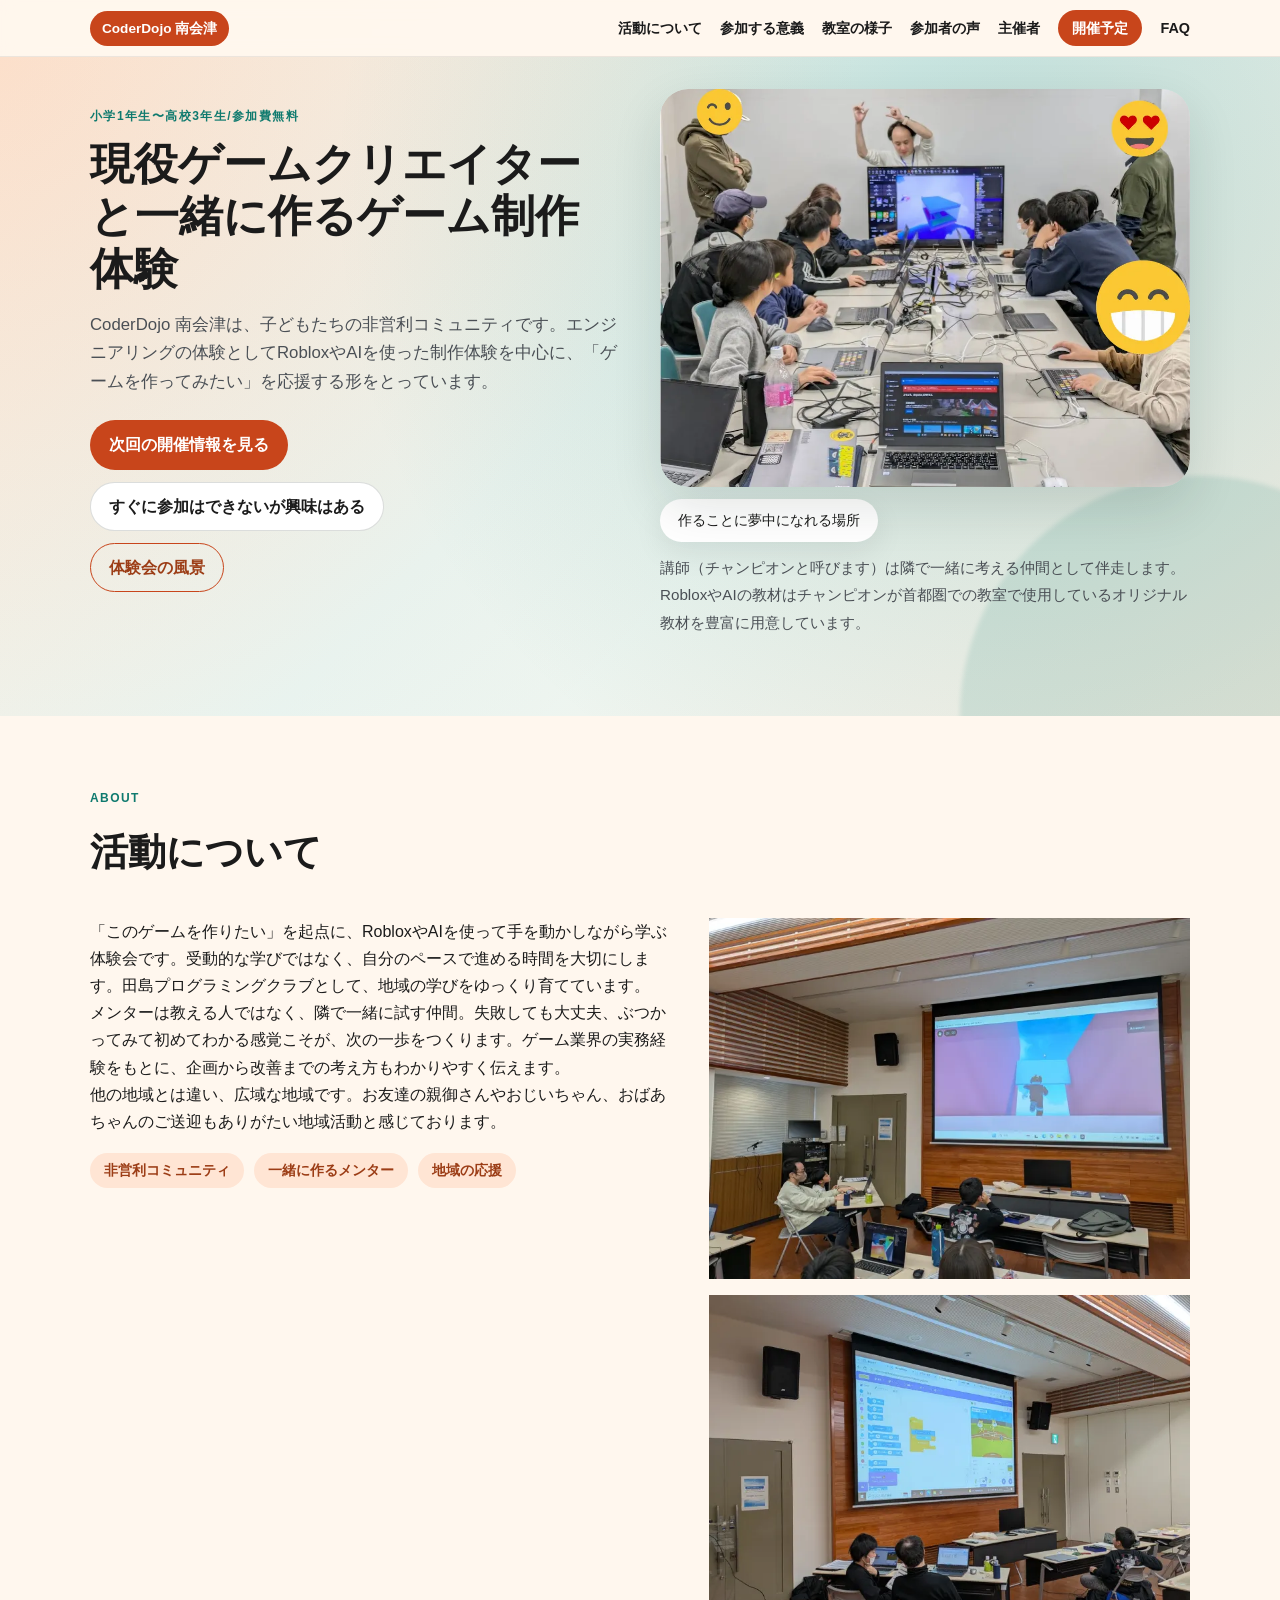
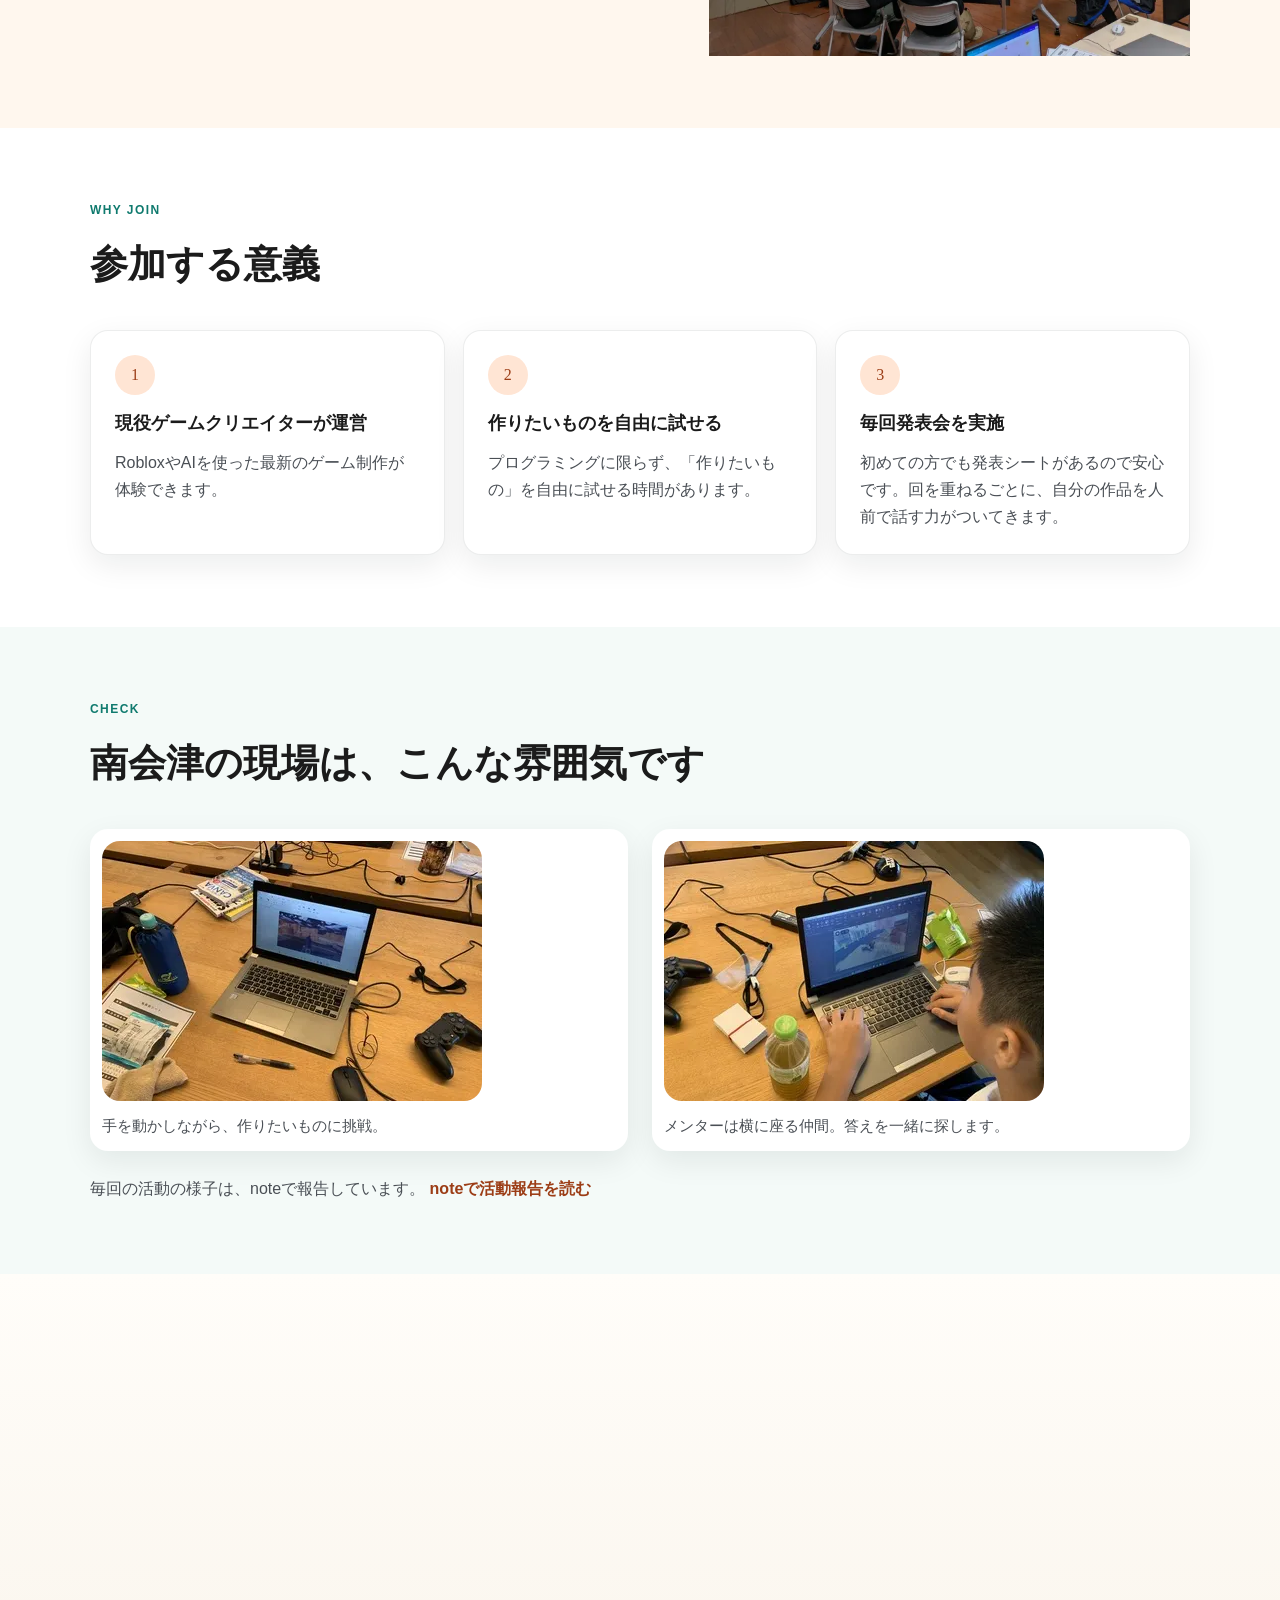
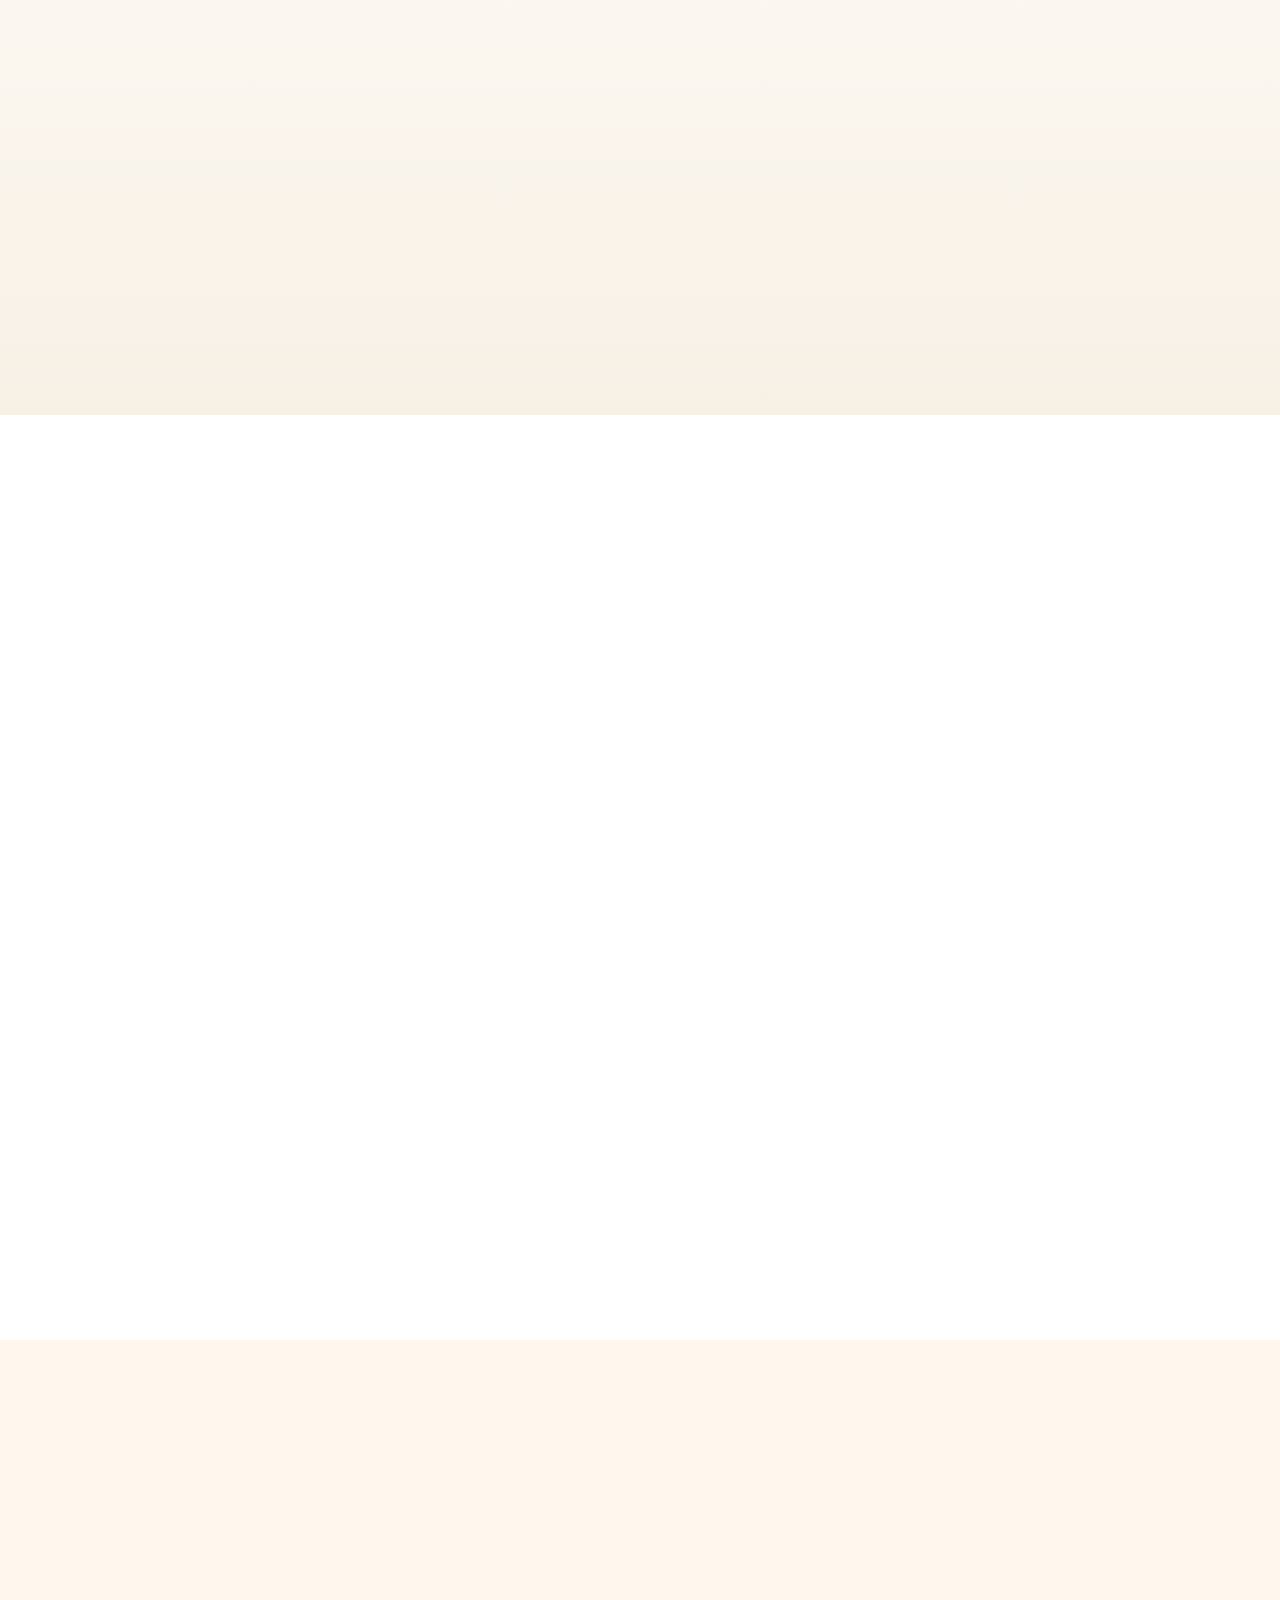
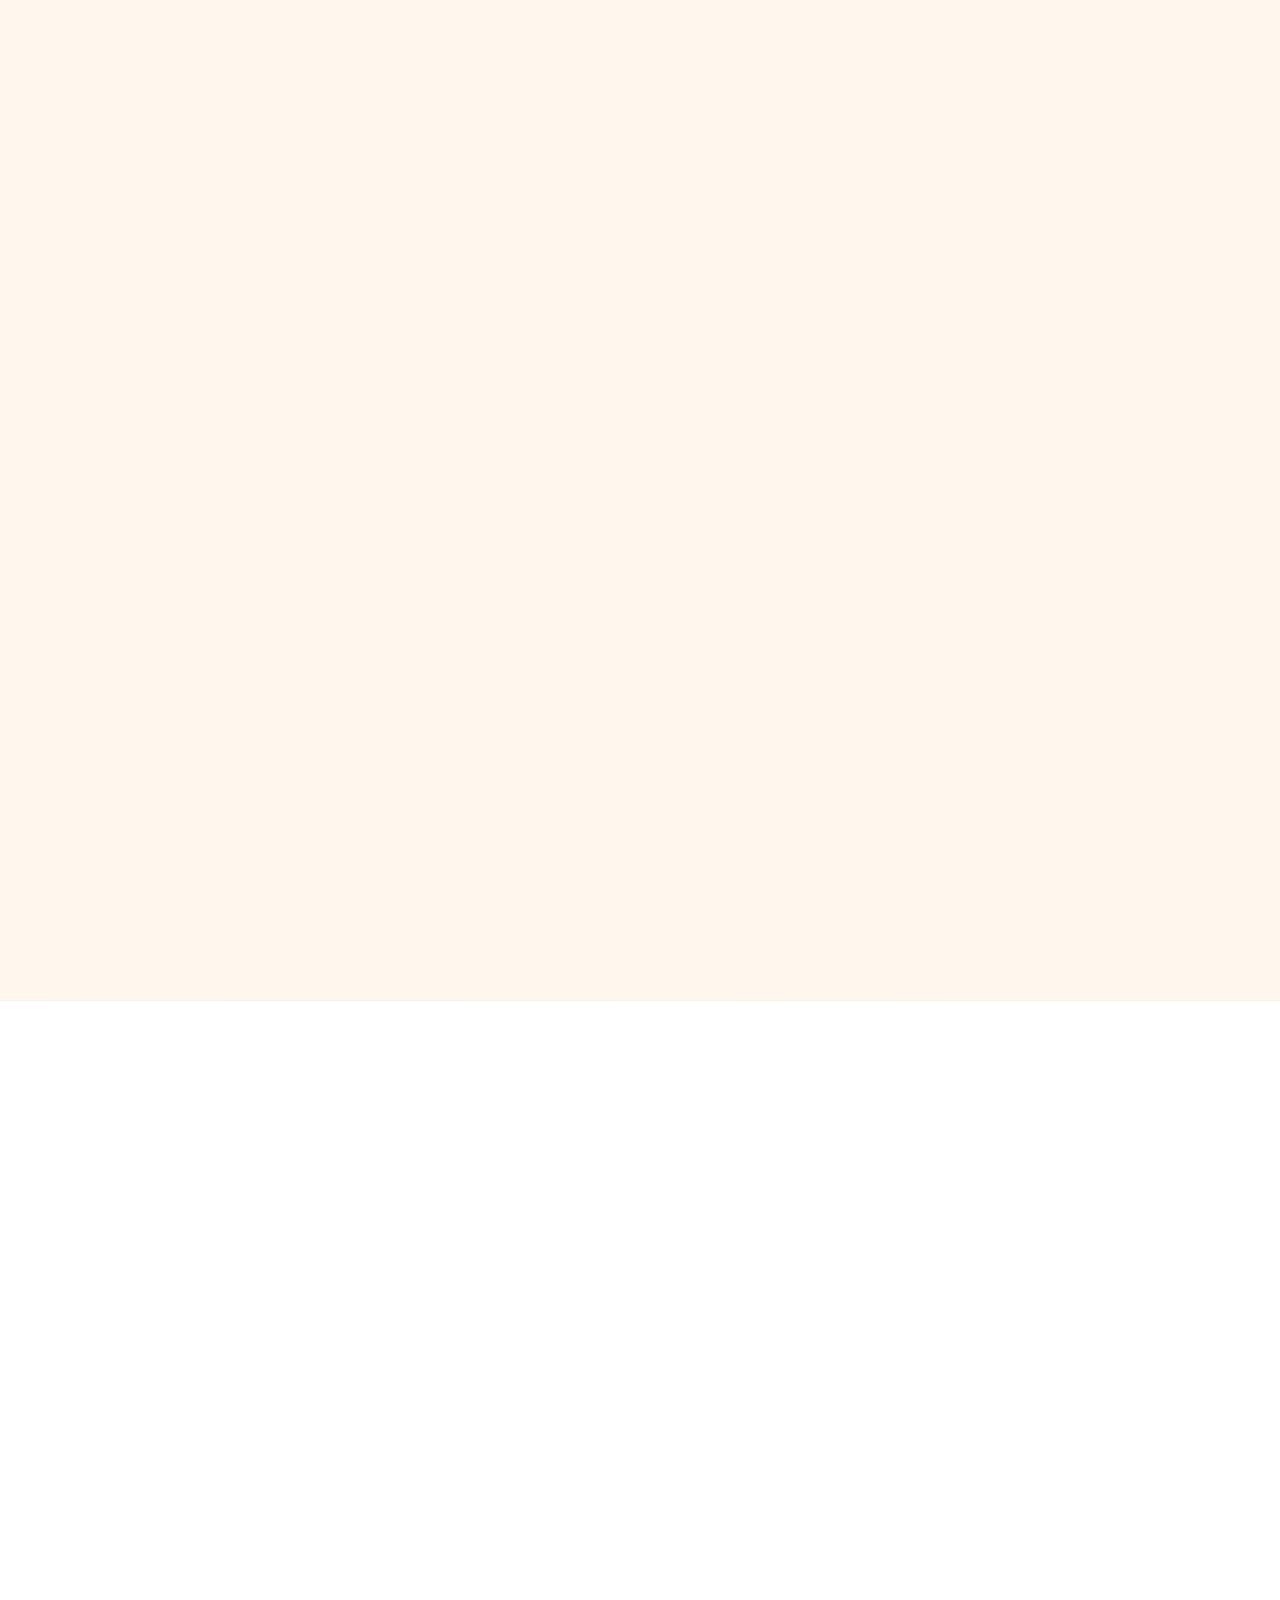
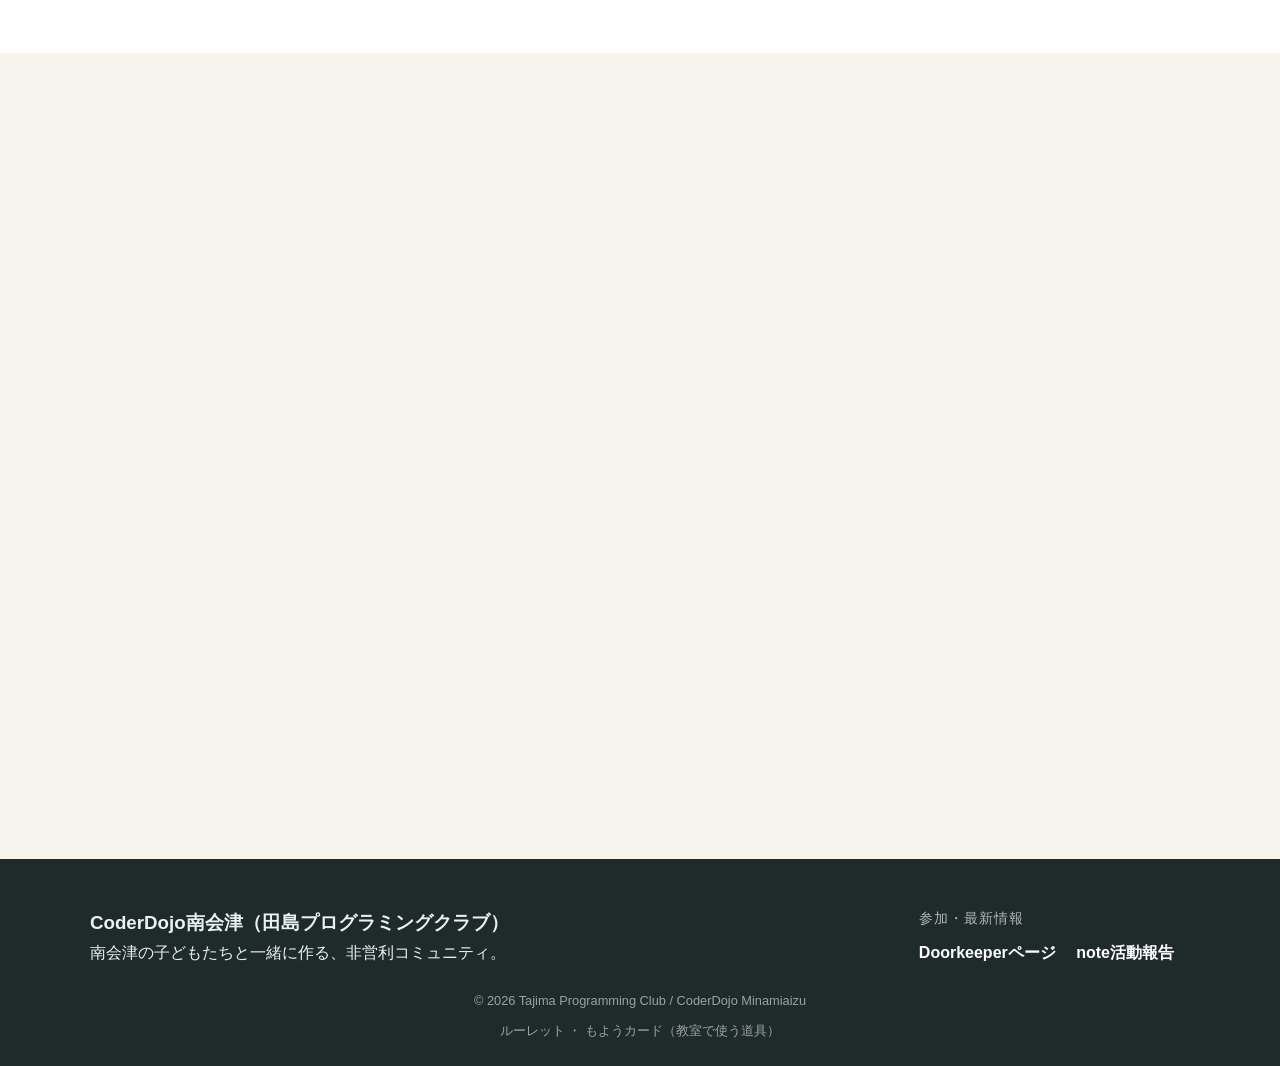
<file: index.html>
<!doctype html>
<html lang="ja">
  <head>
    <meta charset="UTF-8" />
    <meta name="viewport" content="width=device-width, initial-scale=1" />
    <title>CoderDojo 南会津|ゲームクリエイター体験</title>
    <meta
      name="description"
      content="非営利のコミュニティとして、南会津の子どもたちと一緒に“作る”時間を育てるCoderDojo南会津。メンターと地域の大人が並走し、失敗から学べる体験を届けます。"
    />
    <meta name="robots" content="index,follow" />
    <link rel="canonical" href="https://hoshihirotaka.github.io/CoderDojoMinamiAizu/" />
    <meta property="og:type" content="website" />
    <meta property="og:site_name" content="CoderDojo南会津" />
    <meta property="og:title" content="CoderDojo 南会津|ゲームクリエイター体験" />
    <meta
      property="og:description"
      content="非営利のコミュニティとして、南会津の子どもたちと一緒に“作る”時間を育てるCoderDojo南会津。メンターと地域の大人が並走し、失敗から学べる体験を届けます。"
    />
    <meta property="og:url" content="https://hoshihirotaka.github.io/CoderDojoMinamiAizu/" />
    <meta property="og:image" content="https://hoshihirotaka.github.io/CoderDojoMinamiAizu/assets/hero.png" />
    <meta name="twitter:card" content="summary_large_image" />
    <meta name="twitter:title" content="CoderDojo 南会津|ゲームクリエイター体験" />
    <meta
      name="twitter:description"
      content="非営利のコミュニティとして、南会津の子どもたちと一緒に“作る”時間を育てるCoderDojo南会津。メンターと地域の大人が並走し、失敗から学べる体験を届けます。"
    />
    <meta name="twitter:image" content="https://hoshihirotaka.github.io/CoderDojoMinamiAizu/assets/hero.png" />
    <script type="application/ld+json">
      {
        "@context": "https://schema.org",
        "@graph": [
          {
            "@type": "Organization",
            "@id": "https://hoshihirotaka.github.io/CoderDojoMinamiAizu/#organization",
            "name": "CoderDojo南会津（田島プログラミングクラブ）",
            "url": "https://hoshihirotaka.github.io/CoderDojoMinamiAizu/",
            "description": "非営利のコミュニティとして、南会津の子どもたちと一緒に“作る”時間を育てるCoderDojo南会津。メンターと地域の大人が並走し、失敗から学べる体験を届けます。",
            "sameAs": [
              "https://www.instagram.com/hirotaka_hoshi/",
              "https://www.threads.com/@hirotaka_hoshi",
              "https://www.facebook.com/hirotaka.hoshi",
              "https://x.com/shgame"
            ]
          },
          {
            "@type": "Event",
            "@id": "https://hoshihirotaka.github.io/CoderDojoMinamiAizu/#event-2026-12-13",
            "name": "第9回CoderDojo 南会津（2026年12月13日）",
            "startDate": "2026-12-13T13:30:00+09:00",
            "endDate": "2026-12-13T16:00:00+09:00",
            "eventStatus": "https://schema.org/EventScheduled",
            "eventAttendanceMode": "https://schema.org/OfflineEventAttendanceMode",
            "location": {
              "@type": "Place",
              "name": "南会津町役場本庁舎多目的ホール",
              "address": {
                "@type": "PostalAddress",
                "addressRegion": "福島県",
                "addressLocality": "南会津町"
              }
            },
            "image": [
              "https://hoshihirotaka.github.io/CoderDojoMinamiAizu/assets/hero.png"
            ],
            "description": "南会津の子どもたちと一緒に“作る”時間を育てる体験会です。参加費無料。",
            "offers": {
              "@type": "Offer",
              "price": "0",
              "priceCurrency": "JPY",
              "availability": "https://schema.org/InStock",
              "validFrom": "2026-11-11T00:00:00+09:00",
              "url": "https://coderdojo-minamiaizu.doorkeeper.jp/events/200414?utm_source=lp&utm_medium=referral&utm_campaign=coderdojo"
            },
            "organizer": {
              "@id": "https://hoshihirotaka.github.io/CoderDojoMinamiAizu/#organization"
            },
            "performer": {
              "@id": "https://hoshihirotaka.github.io/CoderDojoMinamiAizu/#organization"
            }
          },
          {
            "@type": "Event",
            "@id": "https://hoshihirotaka.github.io/CoderDojoMinamiAizu/#event-2027-01-17",
            "name": "第10回CoderDojo 南会津（2027年1月17日）",
            "startDate": "2027-01-17T13:30:00+09:00",
            "endDate": "2027-01-17T16:00:00+09:00",
            "eventStatus": "https://schema.org/EventScheduled",
            "eventAttendanceMode": "https://schema.org/OfflineEventAttendanceMode",
            "location": {
              "@type": "Place",
              "name": "南会津町役場本庁舎多目的ホール",
              "address": {
                "@type": "PostalAddress",
                "addressRegion": "福島県",
                "addressLocality": "南会津町"
              }
            },
            "image": [
              "https://hoshihirotaka.github.io/CoderDojoMinamiAizu/assets/hero.png"
            ],
            "description": "南会津の子どもたちと一緒に“作る”時間を育てる体験会です。参加費無料。",
            "offers": {
              "@type": "Offer",
              "price": "0",
              "priceCurrency": "JPY",
              "availability": "https://schema.org/InStock",
              "validFrom": "2026-11-11T00:00:00+09:00",
              "url": "https://coderdojo-minamiaizu.doorkeeper.jp/events/200415?utm_source=lp&utm_medium=referral&utm_campaign=coderdojo"
            },
            "organizer": {
              "@id": "https://hoshihirotaka.github.io/CoderDojoMinamiAizu/#organization"
            },
            "performer": {
              "@id": "https://hoshihirotaka.github.io/CoderDojoMinamiAizu/#organization"
            }
          }
        ]
      }
    </script>
    <link rel="preload" as="image" href="./assets/hero-480.webp" type="image/webp" media="(max-width: 640px)" />
    <link rel="preload" as="image" href="./assets/hero.webp" type="image/webp" media="(min-width: 641px)" />
    <link rel="stylesheet" href="./styles.css" />
    <!-- Google tag (gtag.js) — GA4を即時読み込み
         以前は window.load 後に読み込んでいたが、全画像の読み込み完了を待つため
         モバイルで数秒遅れ、早期離脱がまるごと計測から漏れていた。エンゲージメント時間も
         実態より短く出る。計測の起点を早めるため、通常のasync読み込みに戻している。
         ※Google広告のタグ（AW-）は入れない。CoderDojoには広告アカウントが無い。 -->
    <script async src="https://www.googletagmanager.com/gtag/js?id=G-DSETWZS3SZ"></script>
    <script>
      window.dataLayer = window.dataLayer || [];
      function gtag() {
        dataLayer.push(arguments);
      }
      gtag("js", new Date());
      gtag("config", "G-DSETWZS3SZ");
    </script>
  </head>
  <body>
    <header class="site-header">
      <div class="site-header__inner">
        <a class="site-header__brand" href="#top">CoderDojo 南会津</a>
        <nav class="site-nav" aria-label="ページ内ナビゲーション">
          <a href="#about">活動について</a>
          <a href="#purpose">参加する意義</a>
          <a href="#gallery">教室の様子</a>
          <a href="#voices">参加者の声</a>
          <a href="#champion">主催者</a>
          <a class="site-nav__cta" href="#schedule">開催予定</a>
          <a href="#faq">FAQ</a>
        </nav>
      </div>
    </header>

    <section class="hero" id="top">
      <div class="hero__grid">
        <div class="hero__copy">
          <p class="eyebrow">小学1年生〜高校3年生/参加費無料</p>
          <h1>
            現役ゲームクリエイターと一緒に作るゲーム制作体験
          </h1>
          <p class="lead">
            CoderDojo 南会津は、子どもたちの非営利コミュニティです。エンジニアリングの体験としてRobloxやAIを使った制作体験を中心に、「ゲームを作ってみたい」を応援する形をとっています。
          </p>
          <div class="hero__actions">
            <a class="button button--primary" href="#schedule" data-track="hero_schedule">次回の開催情報を見る</a>
            <a class="button button--ghost" href="#join" data-track="hero_join">すぐに参加はできないが興味はある</a>
            <a class="button button--outline" href="#gallery" data-track="hero_gallery">体験会の風景</a>
          </div>
        </div>
        <div class="hero__visual">
          <div class="hero__card">
            <picture>
              <source srcset="./assets/hero-480.webp 480w, ./assets/hero-640.webp 640w, ./assets/hero.webp 1000w" sizes="(max-width: 640px) 92vw, (max-width: 980px) 48vw, 520px" type="image/webp" />
              <img
                src="./assets/hero.png"
                width="1000"
                height="750"
                alt="南会津の子どもたちへ プログラミング体験会"
                loading="eager"
                fetchpriority="high"
                decoding="async"
              />
            </picture>
          </div>
          <div class="hero__badge">作ることに夢中になれる場所</div>
          <p class="hero__support">講師（チャンピオンと呼びます）は隣で一緒に考える仲間として伴走します。RobloxやAIの教材はチャンピオンが首都圏での教室で使用しているオリジナル教材を豊富に用意しています。</p>
        </div>
      </div>
    </section>

    <main>
      <section class="section section--impact" id="about">
        <div class="section__content">
          <div class="section__title">
            <p class="eyebrow">About</p>
            <h2>活動について</h2>
          </div>
          <div class="impact__grid">
            <div class="impact__copy">
              <p>
                「このゲームを作りたい」を起点に、RobloxやAIを使って手を動かしながら学ぶ体験会です。受動的な学びではなく、自分のペースで進める時間を大切にします。田島プログラミングクラブとして、地域の学びをゆっくり育てています。
              </p>
              <p>
                メンターは教える人ではなく、隣で一緒に試す仲間。失敗しても大丈夫、ぶつかってみて初めてわかる感覚こそが、次の一歩をつくります。ゲーム業界の実務経験をもとに、企画から改善までの考え方もわかりやすく伝えます。
              </p>
              <p>
                他の地域とは違い、広域な地域です。お友達の親御さんやおじいちゃん、おばあちゃんのご送迎もありがたい地域活動と感じております。
              </p>
              <div class="pill-row">
                <span class="pill">非営利コミュニティ</span>
                <span class="pill">一緒に作るメンター</span>
                <span class="pill">地域の応援</span>
              </div>
            </div>
            <div class="impact__media">
              <picture>
                <source srcset="./assets/setup-1-720.webp 720w, ./assets/setup-1.webp 1200w" sizes="(max-width: 640px) 92vw, (max-width: 980px) 48vw, 500px" type="image/webp" />
                <img
                  src="./assets/setup-1.jpg"
                  width="1200"
                  height="901"
                  alt="手作りで準備された機材"
                  loading="lazy"
                  decoding="async"
                />
              </picture>
              <picture>
                <source srcset="./assets/setup-2-720.webp 720w, ./assets/setup-2.webp 1200w" sizes="(max-width: 640px) 92vw, (max-width: 980px) 48vw, 500px" type="image/webp" />
                <img
                  src="./assets/setup-2.jpg"
                  width="1200"
                  height="901"
                  alt="準備中の南会津の会場"
                  loading="lazy"
                  decoding="async"
                />
              </picture>
            </div>
          </div>
        </div>
      </section>

      <section class="section section--purpose" id="purpose">
        <div class="section__content">
          <div class="section__title">
            <p class="eyebrow">Why Join</p>
            <h2>参加する意義</h2>
          </div>
          <ol class="purpose-list">
            <li class="purpose-item">
              <h3>現役ゲームクリエイターが運営</h3>
              <p>RobloxやAIを使った最新のゲーム制作が体験できます。</p>
            </li>
            <li class="purpose-item">
              <h3>作りたいものを自由に試せる</h3>
              <p>プログラミングに限らず、「作りたいもの」を自由に試せる時間があります。</p>
            </li>
            <li class="purpose-item">
              <h3>毎回発表会を実施</h3>
              <p>初めての方でも発表シートがあるので安心です。回を重ねるごとに、自分の作品を人前で話す力がついてきます。</p>
            </li>
          </ol>
        </div>
      </section>

      <section class="section section--gallery" id="gallery">
        <div class="section__content">
          <div class="section__title">
            <p class="eyebrow">Check</p>
            <h2>南会津の現場は、こんな雰囲気です</h2>
          </div>
          <div class="gallery">
            <figure>
              <picture>
                <source srcset="./assets/gallery-1.webp" type="image/webp" />
                <img
                  src="./assets/gallery-1.jpg"
                  width="380"
                  height="260"
                  alt="子どもたちの制作風景"
                  loading="lazy"
                  decoding="async"
                />
              </picture>
              <figcaption>手を動かしながら、作りたいものに挑戦。</figcaption>
            </figure>
            <figure>
              <picture>
                <source srcset="./assets/gallery-2.webp" type="image/webp" />
                <img
                  src="./assets/gallery-2.jpg"
                  width="380"
                  height="260"
                  alt="メンターと相談する時間"
                  loading="lazy"
                  decoding="async"
                />
              </picture>
              <figcaption>メンターは横に座る仲間。答えを一緒に探します。</figcaption>
            </figure>
          </div>
          <p class="gallery__note">
            毎回の活動の様子は、noteで報告しています。
            <a href="https://note.com/shgame/m/m86c257df6068?utm_source=lp&utm_medium=referral" target="_blank" rel="noreferrer">noteで活動報告を読む</a>
          </p>
        </div>
      </section>

      <section class="section section--voices" id="voices">
        <div class="section__content">
          <div class="section__title">
            <p class="eyebrow">Voice</p>
            <h2>参加者の声</h2>
          </div>
          <div class="voices__grid">
            <div class="voices__summary">
              <div class="voices__summary-copy">
                <h3>アンケート結果</h3>
                <p>参加したご家庭からいただいた声を、数字とコメントでまとめました。</p>
              </div>
              <div class="voices__stats">
                <article class="voice-stat">
                  <p class="voice-stat__value">75%</p>
                  <p class="voice-stat__label">楽しそうだった（親御さん）</p>
                </article>
                <article class="voice-stat">
                  <p class="voice-stat__value">100%</p>
                  <p class="voice-stat__label">ご家庭で話題にできそう</p>
                </article>
                <article class="voice-stat">
                  <p class="voice-stat__value">75%</p>
                  <p class="voice-stat__label">友達とも参加したい（子供）</p>
                </article>
              </div>
            </div>
            <div class="voices__quotes">
              <div class="voices__summary-copy">
                <h3>お子さんの反応</h3>
                <p>実際に子どもたちから出てきた言葉です。</p>
              </div>
              <div class="quote-grid">
                <blockquote class="quote-card">
                  <p>「ゲームが作れてうれしかった」</p>
                  <footer>Aさん</footer>
                </blockquote>
                <blockquote class="quote-card">
                  <p>「楽しかったです」</p>
                  <footer>Bさん</footer>
                </blockquote>
                <blockquote class="quote-card">
                  <p>「ゲームを作ったことが楽しかった」</p>
                  <footer>Cさん</footer>
                </blockquote>
                <blockquote class="quote-card">
                  <p>「くるまを使ったことが楽しかった」</p>
                  <footer>Dさん</footer>
                </blockquote>
              </div>
            </div>
          </div>
        </div>
      </section>

      <section class="section section--champion" id="champion">
        <div class="section__content">
          <div class="champion">
            <div class="champion__media">
              <picture>
                <source srcset="assets/champion-360.webp 360w, assets/champion.webp 720w" sizes="(max-width: 640px) 92vw, (max-width: 980px) 48vw, 420px" type="image/webp" />
                <img
                  src="assets/champion.png"
                  width="720"
                  height="616"
                  alt="CoderDojoチャンピオン 星弘高"
                  loading="lazy"
                  decoding="async"
                />
              </picture>
            </div>
            <div class="champion__body">
              <p class="eyebrow">CoderDojoチャンピオン</p>
              <h2>星 弘高</h2>
              <h3>なぜ南会津で、無料でやるのか</h3>
              <p class="champion__story">
                私は南会津町（旧田島町）の高野で生まれ育ちました。子どもの頃、パソコンに興味はありましたが、触れる機会はほとんどありませんでした。いつだったか、学校にあったパソコンのペイントで絵を描いて、周りに褒められたことを今でも覚えています。
              </p>
              <p class="champion__story">
                ゲーム制作に出会ったのは、地元を離れてからのことです。それから20年あまり、企画職としてコンシューマーからスマホゲームまで作ってきました。
              </p>
              <p class="champion__story">
                子どもの頃には想像もつかなかった「ゲームを作れる場所」を、今なら地元に作れます。さいたま市で運営している有料教室の教材と時間を、南会津では無料で開いているのは、そういう理由です。
              </p>
              <p class="champion__story">
                地元に住みながら、作る楽しさで世界とつながれること。それを体験してもらえたら嬉しいです。
              </p>
              <h3>自己紹介</h3>
              <ul class="list">
                <li>ゲーム企画職全般。ゲーム業界歴20年近く。</li>
                <li>コンソールからスマホゲームの開発と運営に携わる。</li>
                <li>フリーランスとして活動中。</li>
                <li>現在はブロマス（ゲームクリエイター教室）も運営。</li>
              </ul>
              <p class="champion__note">
                活動報告などはnoteにまとめています。
                <a href="https://note.com/shgame/m/m86c257df6068" target="_blank" rel="noreferrer">noteはこちら</a>
              </p>
              <div class="champion__social">
                <p class="champion__social-label">SNS</p>
                <div class="social-icons">
                  <a class="social-link" href="https://www.instagram.com/hirotaka_hoshi/" target="_blank" rel="noreferrer" aria-label="Instagram">
                    <img src="assets/icon-instagram.svg" width="20" height="20" alt="" loading="lazy" decoding="async" />
                  </a>
                  <a class="social-link" href="https://www.threads.com/@hirotaka_hoshi" target="_blank" rel="noreferrer" aria-label="Threads">
                    <img src="assets/icon-threads.svg" width="20" height="20" alt="" loading="lazy" decoding="async" />
                  </a>
                  <a class="social-link" href="https://www.facebook.com/hirotaka.hoshi" target="_blank" rel="noreferrer" aria-label="Facebook">
                    <img src="assets/icon-facebook.svg" width="20" height="20" alt="" loading="lazy" decoding="async" />
                  </a>
                  <a class="social-link" href="https://x.com/shgame" target="_blank" rel="noreferrer" aria-label="X">
                    <img src="assets/icon-x.svg" width="20" height="20" alt="" loading="lazy" decoding="async" />
                  </a>
                </div>
              </div>
            </div>
          </div>
        </div>
      </section>

      <section class="section section--schedule" id="schedule">
        <div class="section__content">
          <div class="section__title">
            <p class="eyebrow">Action</p>
            <h2>開催予定</h2>
          </div>
          <div class="schedule">
            <div class="schedule__card">
              <h3>第9回CoderDojo 南会津</h3>
              <p class="schedule__date">2026年12月13日（日） 13:30〜16:00</p>
              <ul class="list">
                <li>会場：南会津町役場本庁舎多目的ホール</li>
                <li>住所：福島県南会津郡南会津町田島字後原甲3531番地1（休日夜間入口からご入場ください）</li>
                <li>最寄駅：会津鉄道 会津田島駅</li>
                <li>対象：小学1年生〜高校3年生（小学生は保護者または親族の方の同伴をお願いします。おじいちゃん・おばあちゃんの同伴やお友達の親御様の見守りでも問題ありません）</li>
                <li>持ち物：ノートパソコン（お持ちの方）※貸出用もあります</li>
                <li>参加費：無料</li>
                <li>積雪など天候により、中止・延期となる場合があります</li>
              </ul>
              <a class="button button--primary js-apply-button" id="apply-button" href="https://coderdojo-minamiaizu.doorkeeper.jp/events/200414?utm_source=lp&utm_medium=referral&utm_campaign=coderdojo" target="_blank" rel="noreferrer">Doorkeeperで申し込む</a>
            </div>
            <div class="schedule__card">
              <h3>第10回CoderDojo 南会津</h3>
              <p class="schedule__date">2027年1月17日（日） 13:30〜16:00</p>
              <ul class="list">
                <li>会場：南会津町役場本庁舎多目的ホール</li>
                <li>住所：福島県南会津郡南会津町田島字後原甲3531番地1（休日夜間入口からご入場ください）</li>
                <li>最寄駅：会津鉄道 会津田島駅</li>
                <li>対象：小学1年生〜高校3年生（小学生は保護者または親族の方の同伴をお願いします。おじいちゃん・おばあちゃんの同伴やお友達の親御様の見守りでも問題ありません）</li>
                <li>持ち物：ノートパソコン（お持ちの方）※貸出用もあります</li>
                <li>参加費：無料</li>
                <li>積雪など天候により、中止・延期となる場合があります</li>
              </ul>
              <a class="button button--primary js-apply-button" href="https://coderdojo-minamiaizu.doorkeeper.jp/events/200415?utm_source=lp&utm_medium=referral&utm_campaign=coderdojo" target="_blank" rel="noreferrer">Doorkeeperで申し込む</a>
            </div>
            <div class="schedule__map">
              <picture>
                <source srcset="./assets/access-map.webp" type="image/webp" />
                <img
                  src="./assets/access-map.png"
                  width="378"
                  height="351"
                  alt="多目的ホール道順"
                  loading="lazy"
                  decoding="async"
                />
              </picture>
              <p class="note">会場までの道順はこちら。地域の施設で開催しています。</p>
            </div>
          </div>
        </div>
      </section>

      <section class="section section--community" id="community">
        <div class="section__content">
          <div class="section__title">
            <p class="eyebrow">Community</p>
            <h2>教えるのではなく、一緒に作る仲間</h2>
          </div>
          <div class="community__grid">
            <div class="community__copy">
              <p>
                CoderDojo南会津は、ボランティアで運営する非営利のコミュニティです。子どもたちが主体的に学び、失敗から学べる場所をつくることを大切にしています。
              </p>
              <ul class="list">
                <li>メンター：サポートスタッフとして一緒に作る存在</li>
                <li>ニンジャ：参加する子どもたち</li>
                <li>チャンピオン：地域の運営者</li>
              </ul>
              <div class="cta-block" id="join">
                <h3>まずは一度、遊びに来てください</h3>
                <p>近所のワークショップへ。最寄駅の会津田島駅からアクセスできる地域密着の会場で、気軽に参加できます。</p>
                <a class="button button--primary" href="https://coderdojo-minamiaizu.doorkeeper.jp/" target="_blank" rel="noreferrer" data-track="community_register">メンバー登録・メール受取・お問い合わせ</a>
              </div>
            </div>
            <div class="community__panel">
              <div class="panel__item">
                <h4>寄付とサポート</h4>
                <p>機材はCoderDojoとチャンピオンによる寄付で準備しています。地域の施設の協力で成り立っています。</p>
              </div>
              <div class="panel__item">
                <h4>未来のクリエイターへ</h4>
                <p>ただのゲーム遊びから、世界へ届けるクリエイターへ。南会津からの挑戦を育てます。</p>
              </div>
            </div>
          </div>
        </div>
      </section>

      <section class="section section--faq" id="faq">
        <div class="section__content">
          <div class="section__title">
            <p class="eyebrow">FAQ</p>
            <h2>よくある質問</h2>
          </div>
          <div class="faq">
            <details open>
              <summary>なぜ無料なんですか？</summary>
              <p>CoderDojoは世界中で展開されている非営利のプログラミング道場で、南会津もそのひとつです。運営者（チャンピオン）は南会津町出身。首都圏で有料のゲームクリエイター教室を営んでおり、その教材と経験を地元への恩返しとして無料で提供しています。機材は寄付、会場は地域のご協力で成り立っています。こちらから有料サービスの営業や勧誘を行うことはありません。</p>
            </details>
            <details>
              <summary>パソコンを持っていなくても参加できますか？</summary>
              <p>はい。貸出用の機材があります。台数に限りがあるため、Doorkeeperの登録時にお知らせください。</p>
            </details>
            <details>
              <summary>初めてでも大丈夫ですか？</summary>
              <p>大丈夫です。作りたいことを一緒に考えるところから始めます。</p>
            </details>
            <details>
              <summary>キーボードやマウス操作が初めてでも大丈夫ですか？</summary>
              <p>大丈夫です。電源の入れ方や基本操作から一緒にサポートします。</p>
            </details>
            <details>
              <summary>お友達と一緒に参加できますか？</summary>
              <p>お友達とのご参加も歓迎しております。遠方の方もいらっしゃると思いますので、お友達とのご参加は送迎していただける親御さんと一緒であれば問題ありません。お申し込みの際に人数を含めていただき、お名前も記載してください。</p>
            </details>
            <details>
              <summary>保護者は同席が必要ですか？</summary>
              <p>小学生は保護者または親族の方の同伴をお願いします。おじいちゃん・おばあちゃんの同伴やお友達の親御様の見守りでも大丈夫です。</p>
            </details>
          </div>
        </div>
      </section>

    </main>

    <footer class="footer">
      <div class="footer__content">
        <div>
          <h3>CoderDojo南会津（田島プログラミングクラブ）</h3>
          <p>南会津の子どもたちと一緒に作る、非営利コミュニティ。</p>
        </div>
        <div>
          <p class="footer__label">参加・最新情報</p>
          <a class="footer__link" href="https://coderdojo-minamiaizu.doorkeeper.jp/" target="_blank" rel="noreferrer">Doorkeeperページ</a>
          <a class="footer__link" href="https://note.com/shgame/m/m86c257df6068" target="_blank" rel="noreferrer">note活動報告</a>
        </div>
      </div>
      <p class="footer__note">© 2026 Tajima Programming Club / CoderDojo Minamiaizu</p>
      <p class="footer__note footer__note--tools"><a href="roulette/" rel="nofollow">ルーレット</a> ・ <a href="blocks/" rel="nofollow">もようカード</a>（教室で使う道具）</p>
    </footer>
    <script>
      const applyButtons = document.querySelectorAll(".js-apply-button");
      applyButtons.forEach((button) => {
        button.addEventListener("click", () => {
          gtag("event", "apply_click", {
            event_category: "engagement",
            event_label: "doorkeeper_event",
            value: 1,
          });
        });
      });

      // ページ内ナビのクリック計測。
      // 外部リンク（Doorkeeper・note）とスクロールはGA4の拡張計測が自動で拾うが、
      // 同一ページのアンカーは自動では残らない。どのセクションに関心があるか
      // （特に「主催者」を読みに行くか）を見るために明示的に送っている。
      const navLinks = document.querySelectorAll(".site-nav a");
      navLinks.forEach((link) => {
        link.addEventListener("click", () => {
          gtag("event", "nav_click", {
            section: link.getAttribute("href").replace("#", ""),
          });
        });
      });

      // ナビ以外のボタンの計測。data-track を付けた要素だけが対象。
      // ヒーローの3ボタンは同一ページのアンカーなので自動では残らない。
      // 追加したいボタンには data-track 属性に識別子を入れるだけでよい。
      const trackedButtons = document.querySelectorAll("[data-track]");
      trackedButtons.forEach((button) => {
        button.addEventListener("click", () => {
          gtag("event", "button_click", {
            button: button.getAttribute("data-track"),
          });
        });
      });
    </script>
  </body>
</html>
</file>
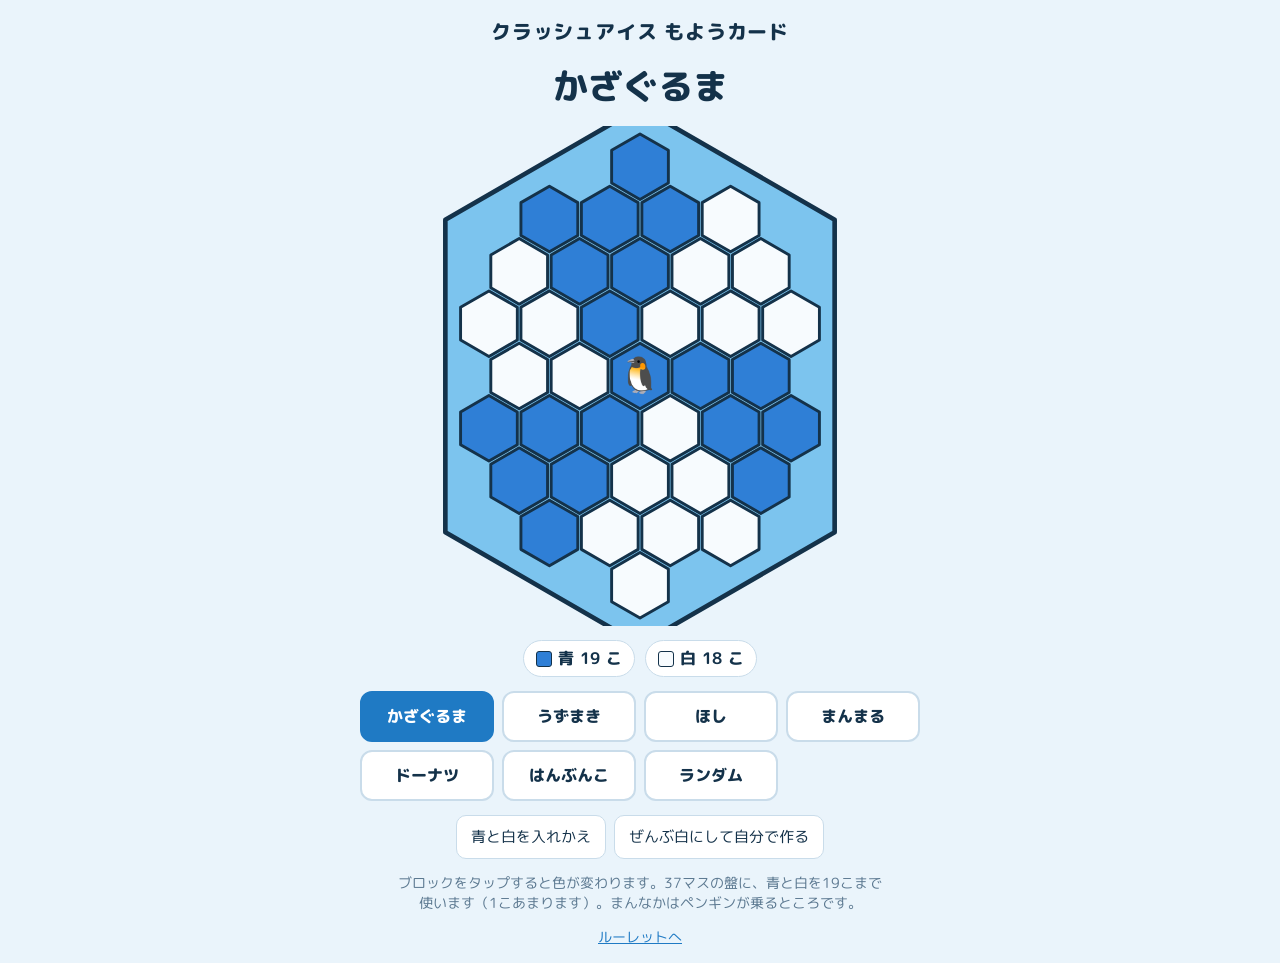
<file: blocks/index.html>
<!doctype html>
<html lang="ja">
<head>
<meta charset="utf-8">
<meta name="viewport" content="width=device-width, initial-scale=1, viewport-fit=cover">
<meta name="robots" content="noindex, nofollow">
<title>クラッシュアイス もようカード</title>
<link rel="preconnect" href="https://fonts.googleapis.com">
<link rel="stylesheet" href="https://fonts.googleapis.com/css2?family=M+PLUS+Rounded+1c:wght@500;800&display=swap">
<style>
/* Layout: one screen — hex board on top, pattern chips under it, counts and actions below */
:root{
  --bg:#eaf4fb; --panel:#ffffff; --fg:#14324a; --muted:#5b7890;
  --accent:#1f7ac4; --line:#c9dcea; --warn:#e2463a;
  --ice-blue:#2f7fd6; --ice-white:#f7fbfe; --frame:#7cc4ee; --cell-edge:#14324a;
  --font:"M PLUS Rounded 1c","Hiragino Maru Gothic ProN","Hiragino Sans",system-ui,sans-serif;
}
@media (prefers-color-scheme: dark){:root:not([data-theme="light"]){
  --bg:#0d1b26; --panel:#15293a; --fg:#e4f1fa; --muted:#8fb0c7;
  --accent:#5fb4f2; --line:#25425a; --warn:#ff6a5c; --frame:#2d6f99; color-scheme:dark}}
:root[data-theme="dark"]{
  --bg:#0d1b26; --panel:#15293a; --fg:#e4f1fa; --muted:#8fb0c7;
  --accent:#5fb4f2; --line:#25425a; --warn:#ff6a5c; --frame:#2d6f99; color-scheme:dark}
html,body{min-height:100%}
body{background:var(--bg);color:var(--fg);font-family:var(--font);margin:0;
  padding-left:max(16px,env(safe-area-inset-left,0px));padding-right:max(16px,env(safe-area-inset-right,0px));
  padding-block:16px;box-sizing:border-box}
main{max-width:560px;margin:0 auto;display:flex;flex-direction:column;align-items:center;gap:14px}
h1{font-size:1.25rem;font-weight:800;margin:0;letter-spacing:.04em;text-wrap:balance}
.name{font-size:clamp(1.6rem,7vw,2.2rem);font-weight:800;margin:0;min-height:2.6rem;text-align:center}
.board{width:min(92vw,500px,58vh);max-width:100%;aspect-ratio:1}
.board svg{width:100%;height:100%;display:block;touch-action:manipulation}
.cell{cursor:pointer;transition:fill .15s}
.counts{display:flex;gap:10px;flex-wrap:wrap;justify-content:center;font-weight:800;font-variant-numeric:tabular-nums}
.chip{display:inline-flex;align-items:center;gap:6px;padding:6px 12px;border-radius:999px;background:var(--panel);border:1px solid var(--line)}
.chip i{width:14px;height:14px;border-radius:3px;border:1.5px solid var(--cell-edge);display:inline-block}
.chip.over{border-color:var(--warn);color:var(--warn)}
.patterns{display:grid;grid-template-columns:repeat(auto-fill,minmax(120px,1fr));gap:8px;width:100%}
button{font-family:inherit;cursor:pointer}
.pat{font-size:1rem;font-weight:800;padding:12px 8px;border-radius:12px;border:2px solid var(--line);background:var(--panel);color:var(--fg)}
.pat[aria-pressed="true"]{border-color:var(--accent);background:var(--accent);color:#fff}
.actions{display:flex;gap:8px;flex-wrap:wrap;justify-content:center}
.small{font-size:.95rem;padding:10px 14px;border-radius:10px;border:1px solid var(--line);background:var(--panel);color:var(--fg)}
button:focus-visible{outline:3px solid var(--warn);outline-offset:2px}
.note{color:var(--muted);font-size:.85rem;margin:0;text-align:center;max-width:36em}
a{color:var(--accent)}
</style>
</head>
<body>
<main>
  <h1>クラッシュアイス もようカード</h1>
  <p class="name" id="name">かざぐるま</p>
  <div class="board" id="board" aria-label="ブロックのならべかた"></div>
  <div class="counts">
    <span class="chip" id="cBlue"><i style="background:var(--ice-blue)"></i>青 <b>19</b>こ</span>
    <span class="chip" id="cWhite"><i style="background:var(--ice-white)"></i>白 <b>18</b>こ</span>
  </div>
  <div class="patterns" id="patterns"></div>
  <div class="actions">
    <button class="small" id="swap">青と白を入れかえ</button>
    <button class="small" id="clear">ぜんぶ白にして自分で作る</button>
  </div>
  <p class="note">ブロックをタップすると色が変わります。37マスの盤に、青と白を19こまで使います（1こあまります）。まんなかはペンギンが乗るところです。</p>
  <p class="note"><a href="../roulette/">ルーレットへ</a></p>
</main>

<script>
// 盤：上下がとがった六角形の枠に、頭のとがったマスを横の列で並べる。
// 列ごとのマスの数（上から）。合計37。実物と違ったらここを直す
const ROWS = [1,4,5,6,5,6,5,4,1];
const cells = [];
ROWS.forEach((w,i)=>{
  const r = i - (ROWS.length-1)/2;
  for (let j=0;j<w;j++){ const q = (j-(w-1)/2) - r/2; cells.push({q:Math.round(q), r}); }
});
// 軸座標(q,r)、まんなかからの距離 d
const dist = (q,r)=>Math.max(Math.abs(q),Math.abs(r),Math.abs(q+r));
const xy = (q,r)=>[Math.sqrt(3)*(q+r/2), 1.5*r];
const ang = (q,r)=>{ const [x,y]=xy(q,r); return ((Math.atan2(y,x)*180/Math.PI)%360+360)%360; };
const sector = (q,r,tw=0)=>Math.floor((ang(q,r)+tw*dist(q,r)+0.01)/60)%6;

// それぞれ true のマスが青。どれも青19・白18になるように作ってある
const PATTERNS = [
  {name:"かざぐるま", f:(q,r)=>dist(q,r)===0 || sector(q,r)%2===0},
  {name:"うずまき",  f:(q,r)=>dist(q,r)===0 || sector(q,r,20)%2===0},
  {name:"ほし",      f:(q,r)=>dist(q,r)<=1 || q===0 || r===0 || q+r===0 || dist(q,r)===4},
  {name:"まんまる",  f:(q,r)=>dist(q,r)<=2},
  {name:"ドーナツ",  f:(q,r)=>dist(q,r)===1 || dist(q,r)===2},
  {name:"はんぶんこ", f:(q,r)=>r<0 || (r===0 && q>=0)},
  {name:"ランダム",  random:true},
];

let state = []; // true = 青
let current = 0;

const svgNS = "http://www.w3.org/2000/svg";
const S = 30; // マスの大きさ
const board = document.getElementById("board");
const svg = document.createElementNS(svgNS,"svg");
svg.setAttribute("viewBox","-215 -215 430 430");
board.appendChild(svg);
const g = document.createElementNS(svgNS,"g");
svg.appendChild(g);

function hexPoints(cx,cy,s,flat=true){
  const p=[]; for(let i=0;i<6;i++){ const a=Math.PI/180*(60*i+(flat?0:30)); p.push((cx+s*Math.cos(a)).toFixed(1)+","+(cy+s*Math.sin(a)).toFixed(1)); } return p.join(" ");
}
// 外わく（盤）
const frame = document.createElementNS(svgNS,"polygon");
// 外わく：一番外のマスの角を囲む上下がとがった六角形
{ const ys = cells.map(c=>xy(c.q,c.r)[1]), xs = cells.map(c=>xy(c.q,c.r)[0]);
  const top = Math.min(...ys)*S - S*1.7, bottom = Math.max(...ys)*S + S*1.7;
  const side = Math.max(...xs)*S + S*1.25, k = side/Math.sqrt(3);
  frame.setAttribute("points", [[0,top],[side,top+k],[side,bottom-k],[0,bottom],[-side,bottom-k],[-side,top+k]].map(p=>p.map(v=>v.toFixed(1)).join(",")).join(" ")); }
frame.setAttribute("fill","var(--frame)");
frame.setAttribute("stroke","var(--cell-edge)"); frame.setAttribute("stroke-width","4"); frame.setAttribute("stroke-linejoin","round");
g.appendChild(frame);

const polys = cells.map((c,i)=>{
  const [x,y] = xy(c.q,c.r);
  const p = document.createElementNS(svgNS,"polygon");
  p.setAttribute("points", hexPoints(x*S,y*S,S*0.94,false));
  p.setAttribute("class","cell");
  p.setAttribute("stroke","var(--cell-edge)"); p.setAttribute("stroke-width","2.5"); p.setAttribute("stroke-linejoin","round");
  p.addEventListener("click", ()=>{ state[i] = !state[i]; current = -1; render(); });
  g.appendChild(p);
  return p;
});
// ペンギンの目印
const peng = document.createElementNS(svgNS,"text");
peng.setAttribute("x","0"); peng.setAttribute("y","2"); peng.setAttribute("text-anchor","middle");
peng.setAttribute("dominant-baseline","middle"); peng.setAttribute("font-size","30"); peng.setAttribute("pointer-events","none");
peng.textContent = "🐧";
svg.appendChild(peng);

function render(){
  polys.forEach((p,i)=> p.setAttribute("fill", state[i] ? "var(--ice-blue)" : "var(--ice-white)"));
  const blue = state.filter(Boolean).length, white = state.length - blue;
  const cb = document.getElementById("cBlue"), cw = document.getElementById("cWhite");
  cb.querySelector("b").textContent = blue; cw.querySelector("b").textContent = white;
  cb.classList.toggle("over", blue>19); cw.classList.toggle("over", white>19);
  document.getElementById("name").textContent = current>=0 ? PATTERNS[current].name : "じぶんで作る";
  document.querySelectorAll(".pat").forEach((b,i)=> b.setAttribute("aria-pressed", String(i===current)));
}

function apply(i){
  current = i;
  const p = PATTERNS[i];
  if (p.random){
    const idx = cells.map((_,k)=>k);
    for (let k=idx.length-1;k>0;k--){ const j=Math.floor(Math.random()*(k+1)); [idx[k],idx[j]]=[idx[j],idx[k]]; }
    const blueN = Math.random()<.5 ? 19 : 18;
    state = cells.map(()=>false); idx.slice(0,blueN).forEach(k=>state[k]=true);
  } else {
    state = cells.map(c=>!!p.f(c.q,c.r));
  }
  render();
}

const wrap = document.getElementById("patterns");
PATTERNS.forEach((p,i)=>{
  const b = document.createElement("button");
  b.className = "pat"; b.textContent = p.name; b.id = "pat"+i;
  b.onclick = ()=>apply(i);
  wrap.appendChild(b);
});
document.getElementById("swap").onclick = ()=>{ state = state.map(v=>!v); render(); };
document.getElementById("clear").onclick = ()=>{ state = cells.map(()=>false); current = -1; render(); };

apply(0);
</script>
</body>
</html>
</file>
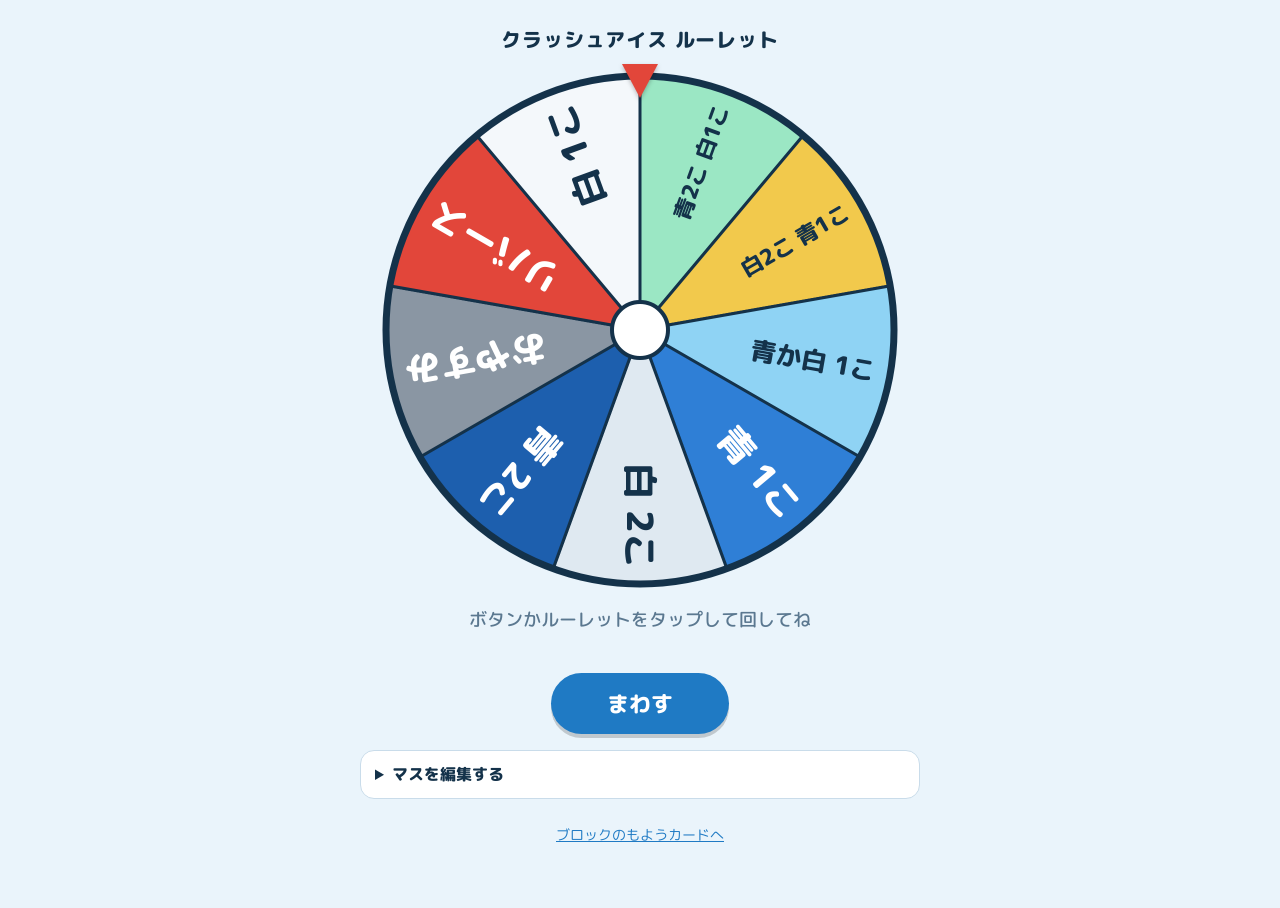
<file: roulette/index.html>
<!doctype html>
<html lang="ja">
<head>
<meta charset="utf-8">
<meta name="viewport" content="width=device-width, initial-scale=1, viewport-fit=cover">
<meta name="robots" content="noindex, nofollow">
<title>クラッシュアイス ルーレット</title>
<link rel="preconnect" href="https://fonts.googleapis.com">
<link rel="stylesheet" href="https://fonts.googleapis.com/css2?family=M+PLUS+Rounded+1c:wght@500;800&display=swap">
<style>
/* Layout: one screen — big wheel center, result under it, edit drawer below */
:root{
  --bg:#eaf4fb; --panel:#ffffff; --fg:#14324a; --muted:#5b7890;
  --accent:#1f7ac4; --line:#c9dcea; --pointer:#e2463a;
  --font:"M PLUS Rounded 1c","Hiragino Maru Gothic ProN","Hiragino Sans",system-ui,sans-serif;
}
@media (prefers-color-scheme: dark){:root:not([data-theme="light"]){
  --bg:#0d1b26; --panel:#15293a; --fg:#e4f1fa; --muted:#8fb0c7;
  --accent:#5fb4f2; --line:#25425a; --pointer:#ff6a5c; color-scheme:dark}}
:root[data-theme="dark"]{
  --bg:#0d1b26; --panel:#15293a; --fg:#e4f1fa; --muted:#8fb0c7;
  --accent:#5fb4f2; --line:#25425a; --pointer:#ff6a5c; color-scheme:dark}
html,body{height:100%}
body{background:var(--bg);color:var(--fg);font-family:var(--font);
  padding-left:max(16px,env(safe-area-inset-left,0px));padding-right:max(16px,env(safe-area-inset-right,0px));
  padding-block:16px;box-sizing:border-box}
main{max-width:560px;margin:0 auto;display:flex;flex-direction:column;align-items:center;gap:16px}
h1{font-size:1.25rem;font-weight:800;margin:0;letter-spacing:.04em;text-wrap:balance}
.wheel-wrap{position:relative;width:min(92vw,520px,62vh);aspect-ratio:1;max-width:100%}
canvas{width:100%;height:100%;display:block;cursor:pointer;touch-action:manipulation}
.pointer{position:absolute;left:50%;top:-6px;transform:translateX(-50%);width:0;height:0;
  border-left:18px solid transparent;border-right:18px solid transparent;border-top:34px solid var(--pointer);
  filter:drop-shadow(0 2px 2px rgba(0,0,0,.25));pointer-events:none}
.result{min-height:3.2rem;font-size:clamp(1.6rem,7vw,2.4rem);font-weight:800;text-align:center;text-wrap:balance}
.result.dim{color:var(--muted);font-size:1.1rem;font-weight:500}
button{font-family:inherit;cursor:pointer}
.spin{font-size:1.4rem;font-weight:800;padding:14px 56px;border-radius:999px;border:0;
  background:var(--accent);color:#fff;box-shadow:0 4px 0 rgba(0,0,0,.18)}
.spin:active{transform:translateY(2px);box-shadow:0 2px 0 rgba(0,0,0,.18)}
.spin:disabled{opacity:.6}
button:focus-visible,input:focus-visible{outline:3px solid var(--pointer);outline-offset:2px}
details{width:100%;background:var(--panel);border:1px solid var(--line);border-radius:14px;padding:12px 14px;box-sizing:border-box}
summary{font-weight:800;cursor:pointer}
.rows{display:flex;flex-direction:column;gap:8px;margin-top:12px}
.row{display:flex;gap:8px;align-items:center}
.row input[type=text]{flex:1;min-width:0;font:inherit;font-size:1rem;padding:8px 10px;border-radius:8px;border:1px solid var(--line);background:var(--bg);color:var(--fg)}
.row input[type=color]{width:44px;height:40px;border:1px solid var(--line);border-radius:8px;padding:2px;background:var(--bg)}
.small{font-size:.95rem;padding:8px 12px;border-radius:8px;border:1px solid var(--line);background:var(--bg);color:var(--fg)}
.tools{display:flex;flex-wrap:wrap;gap:8px;margin-top:12px}
.note{color:var(--muted);font-size:.85rem;margin:10px 0 0}
@media (prefers-reduced-motion: reduce){.spin:active{transform:none}}
</style>
</head>
<body>

<main>
  <h1>クラッシュアイス ルーレット</h1>
  <div class="wheel-wrap">
    <div class="pointer"></div>
    <canvas id="wheel" width="1040" height="1040" aria-label="ルーレット。タップで回す"></canvas>
  </div>
  <div id="result" class="result dim">ボタンかルーレットをタップして回してね</div>
  <button id="spin" class="spin">まわす</button>

  <details id="editor">
    <summary>マスを編集する</summary>
    <div class="rows" id="rows"></div>
    <div class="tools">
      <button class="small" id="add">＋ マスを追加</button>
      <button class="small" id="reset">最初の内容に戻す</button>
      <button class="small" id="sound">音：オン</button>
      <button class="small" id="shuffle">並び：毎回ランダム</button>
    </div>
    <p class="note">本物のルーレットに合わせて文字と色を書きかえてください。内容はこの端末に保存されます。</p>
  </details>
  <p class="note"><a href="../blocks/" style="color:var(--accent)">ブロックのもようカードへ</a></p>
</main>

<script>
const DEFAULT = [
  {t:"おやすみ", c:"#8a96a3"},
  {t:"リバース", c:"#e2463a"},
  {t:"青 1こ", c:"#2f7fd6"},
  {t:"白 1こ", c:"#f4f8fb"},
  {t:"青 2こ", c:"#1d5fae"},
  {t:"白 2こ", c:"#dfe9f1"},
  {t:"青か白 1こ", c:"#8fd3f4"},
  {t:"白2こ 青1こ", c:"#f2c94c"},
  {t:"青2こ 白1こ", c:"#9be7c4"},
];
let items, soundOn = true;
try { items = JSON.parse(localStorage.getItem("ice-roulette-items-v2")) } catch(e) {}
if (!Array.isArray(items) || !items.length) items = structuredClone(DEFAULT);
try { soundOn = localStorage.getItem("ice-roulette-sound") !== "off" } catch(e) {}
let shuffleOn = true;
try { shuffleOn = localStorage.getItem("ice-roulette-shuffle") !== "off" } catch(e) {}
// order[i] = 盤面のi番目に置くマスの番号。編集欄の並び（items）はそのまま残す
let order = [];
function resetOrder(){
  order = items.map((_,i)=>i);
  if (shuffleOn) for (let i=order.length-1;i>0;i--){ const j=Math.floor(Math.random()*(i+1)); [order[i],order[j]]=[order[j],order[i]]; }
}
const slot = i => items[order[i]] ?? items[i];
resetOrder();

const cv = document.getElementById("wheel"), ctx = cv.getContext("2d");
const resultEl = document.getElementById("result"), spinBtn = document.getElementById("spin");
let angle = 0, spinning = false;

function textColor(hex){
  const n = parseInt(hex.slice(1),16), r=n>>16, g=(n>>8)&255, b=n&255;
  return (r*299+g*587+b*114)/1000 > 150 ? "#14324a" : "#ffffff";
}
function draw(){
  const W = cv.width, R = W/2 - 12, cx = W/2, cy = W/2, n = items.length, seg = Math.PI*2/n;
  ctx.clearRect(0,0,W,W);
  ctx.save(); ctx.translate(cx,cy); ctx.rotate(angle);
  for (let i=0;i<n;i++){
    const a0 = -Math.PI/2 + i*seg;
    ctx.beginPath(); ctx.moveTo(0,0); ctx.arc(0,0,R,a0,a0+seg); ctx.closePath();
    const it = slot(i);
    ctx.fillStyle = it.c; ctx.fill();
    ctx.lineWidth = 6; ctx.strokeStyle = "#14324a"; ctx.stroke();
    ctx.save(); ctx.rotate(a0+seg/2);
    ctx.fillStyle = textColor(it.c);
    const fs = Math.max(34, Math.min(72, 380/Math.max(4,[...it.t].length) * (n<=8?1:0.8)));
    ctx.font = `800 ${fs}px "M PLUS Rounded 1c","Hiragino Maru Gothic ProN",sans-serif`;
    ctx.textAlign = "right"; ctx.textBaseline = "middle";
    ctx.fillText(it.t, R-30, 0, R*0.68);
    ctx.restore();
  }
  ctx.restore();
  ctx.beginPath(); ctx.arc(cx,cy,R,0,Math.PI*2); ctx.lineWidth=14; ctx.strokeStyle="#14324a"; ctx.stroke();
  ctx.beginPath(); ctx.arc(cx,cy,56,0,Math.PI*2); ctx.fillStyle="#ffffff"; ctx.fill(); ctx.lineWidth=8; ctx.stroke();
}

let ac;
function tick(){
  if (!soundOn) return;
  try{
    ac = ac || new (window.AudioContext||window.webkitAudioContext)();
    const o = ac.createOscillator(), g = ac.createGain();
    o.frequency.value = 1100; o.type = "square";
    g.gain.setValueAtTime(.08, ac.currentTime); g.gain.exponentialRampToValueAtTime(.0001, ac.currentTime+.04);
    o.connect(g).connect(ac.destination); o.start(); o.stop(ac.currentTime+.05);
  }catch(e){}
}
function fanfare(){
  if (!soundOn || !ac) return;
  [660,880,1320].forEach((f,i)=>{
    const o = ac.createOscillator(), g = ac.createGain(), t = ac.currentTime + i*.12;
    o.frequency.value = f; o.type="triangle";
    g.gain.setValueAtTime(.15,t); g.gain.exponentialRampToValueAtTime(.0001,t+.25);
    o.connect(g).connect(ac.destination); o.start(t); o.stop(t+.3);
  });
}

function indexAt(a){
  const n = items.length, seg = Math.PI*2/n;
  const p = ((-a) % (Math.PI*2) + Math.PI*2) % (Math.PI*2);
  return Math.floor(p/seg) % n;
}
function spin(){
  if (spinning || !items.length) return;
  if (shuffleOn) { resetOrder(); draw(); }
  spinning = true; spinBtn.disabled = true;
  resultEl.className = "result dim"; resultEl.textContent = "……";
  const reduce = matchMedia("(prefers-reduced-motion: reduce)").matches;
  const start = angle, total = (reduce?1:5 + Math.random()*3) * Math.PI*2 + Math.random()*Math.PI*2;
  const dur = reduce ? 600 : 4200 + Math.random()*1200, t0 = performance.now();
  let last = indexAt(start);
  tick();
  function step(now){
    const k = Math.min(1,(now-t0)/dur), e = 1 - Math.pow(1-k,4);
    angle = start + total*e; draw();
    const idx = indexAt(angle); if (idx !== last){ last = idx; tick(); }
    if (k < 1) requestAnimationFrame(step);
    else {
      spinning = false; spinBtn.disabled = false;
      const it = slot(indexAt(angle));
      resultEl.className = "result"; resultEl.textContent = it.t; fanfare();
    }
  }
  requestAnimationFrame(step);
}
spinBtn.onclick = spin; cv.onclick = spin;

function save(){ try{ localStorage.setItem("ice-roulette-items-v2", JSON.stringify(items)) }catch(e){} }
function renderRows(){
  const box = document.getElementById("rows"); box.innerHTML = "";
  items.forEach((it,i)=>{
    const row = document.createElement("div"); row.className="row";
    row.innerHTML = `<input type="color" id="c${i}" aria-label="${i+1}番目の色"><input type="text" id="t${i}" aria-label="${i+1}番目の文字"><button class="small" aria-label="${i+1}番目を削除">✕</button>`;
    const [c,t,del] = row.children;
    c.value = it.c; t.value = it.t;
    c.oninput = ()=>{ it.c = c.value; draw(); save(); };
    t.oninput = ()=>{ it.t = t.value; draw(); save(); };
    del.onclick = ()=>{ if (items.length<=2) return; items.splice(i,1); save(); resetOrder(); renderRows(); draw(); };
    box.appendChild(row);
  });
}
document.getElementById("add").onclick = ()=>{ items.push({t:"新しいマス", c:"#9be7c4"}); save(); resetOrder(); renderRows(); draw(); };
document.getElementById("reset").onclick = ()=>{ items = structuredClone(DEFAULT); save(); resetOrder(); renderRows(); draw(); };
const soundBtn = document.getElementById("sound");
const syncSound = ()=> soundBtn.textContent = soundOn ? "音：オン" : "音：オフ";
soundBtn.onclick = ()=>{ soundOn = !soundOn; syncSound(); try{ localStorage.setItem("ice-roulette-sound", soundOn?"on":"off") }catch(e){} };
syncSound();
const shuffleBtn = document.getElementById("shuffle");
const syncShuffle = ()=> shuffleBtn.textContent = shuffleOn ? "並び：毎回ランダム" : "並び：固定";
shuffleBtn.onclick = ()=>{ shuffleOn = !shuffleOn; syncShuffle(); resetOrder(); draw(); try{ localStorage.setItem("ice-roulette-shuffle", shuffleOn?"on":"off") }catch(e){} };
syncShuffle();

try{ navigator.wakeLock?.request("screen").catch(()=>{}) }catch(e){}
renderRows();
document.fonts?.ready.then(draw); draw();
</script>
</body>
</html>
</file>
<file: styles.css>
:root {
  color-scheme: only light;
  --ink: #1b1b1b;
  --muted: #4a4f55;
  --accent: #c8451b;
  --accent-deep: #9c3d16;
  --accent-soft: #ffe5d4;
  --teal: #0f7a6e;
  --sky: #e5f2ef;
  --cream: #fff7ee;
  --card: #ffffff;
  --shadow: 0 20px 50px rgba(15, 30, 25, 0.12);
  --shadow-soft: 0 10px 30px rgba(15, 30, 25, 0.08);
  --radius-lg: 28px;
  --radius-md: 18px;
  --radius-sm: 12px;
  --max: 1100px;
  --gradient: linear-gradient(135deg, #fff4e6 0%, #e9f7f4 48%, #f9efe4 100%);
  --font-sans: "Zen Kaku Gothic New", "Hiragino Kaku Gothic ProN", "Yu Gothic", "Meiryo", sans-serif;
  --font-title: "Shippori Mincho", "Hiragino Mincho ProN", "Yu Mincho", serif;
}

* {
  box-sizing: border-box;
  margin: 0;
  padding: 0;
}

html {
  scroll-behavior: smooth;
}

body {
  font-family: var(--font-sans);
  color: var(--ink);
  background: var(--gradient);
  line-height: 1.7;
}

[id] {
  scroll-margin-top: 84px;
}

img {
  max-width: 100%;
  display: block;
  height: auto;
  border-radius: inherit;
}

picture {
  display: block;
  border-radius: inherit;
}

a {
  color: inherit;
  text-decoration: none;
}

.hero {
  padding: 32px 5vw 80px;
  background: radial-gradient(circle at top left, rgba(234, 106, 47, 0.15), transparent 60%),
    radial-gradient(circle at 80% 20%, rgba(15, 122, 110, 0.2), transparent 60%),
    var(--gradient);
  position: relative;
  overflow: hidden;
}

.hero::after {
  content: "";
  position: absolute;
  width: 480px;
  height: 480px;
  border-radius: 50%;
  background: rgba(15, 122, 110, 0.12);
  bottom: -240px;
  right: -160px;
  filter: blur(2px);
}

.site-header {
  position: sticky;
  top: 0;
  z-index: 50;
  background: rgba(255, 247, 238, 0.92);
  backdrop-filter: blur(8px);
  -webkit-backdrop-filter: blur(8px);
  border-bottom: 1px solid rgba(15, 30, 25, 0.08);
  padding: 10px 5vw;
}

.site-header__inner {
  max-width: var(--max);
  margin: 0 auto;
  display: flex;
  align-items: center;
  justify-content: space-between;
  gap: 16px;
}

.site-header__brand {
  background: var(--accent);
  color: #fff;
  padding: 6px 12px;
  border-radius: 999px;
  font-size: 0.85rem;
  font-weight: 700;
  white-space: nowrap;
  flex-shrink: 0;
}

.site-nav {
  display: flex;
  align-items: center;
  gap: 18px;
  overflow-x: auto;
  font-size: 0.9rem;
  font-weight: 600;
  scrollbar-width: none;
}

.site-nav::-webkit-scrollbar {
  display: none;
}

.site-nav a {
  white-space: nowrap;
  padding: 4px 0;
}

.site-nav a:hover {
  color: var(--accent-deep);
}

.site-nav .site-nav__cta {
  background: var(--accent);
  color: #fff;
  padding: 6px 14px;
  border-radius: 999px;
}

.site-nav .site-nav__cta:hover {
  background: var(--accent-deep);
  color: #fff;
}

.hero__grid {
  max-width: var(--max);
  margin: 0 auto;
  display: grid;
  grid-template-columns: repeat(2, minmax(0, 1fr));
  gap: 40px;
  align-items: center;
  position: relative;
  z-index: 1;
}

.hero__copy h1 {
  font-family: var(--font-title);
  font-size: clamp(2rem, 3.4vw, 3.1rem);
  line-height: 1.2;
  margin-bottom: 16px;
}

.lead {
  font-size: 1.05rem;
  color: var(--muted);
  margin-bottom: 24px;
}

.eyebrow {
  text-transform: uppercase;
  letter-spacing: 0.12em;
  font-size: 0.75rem;
  color: var(--teal);
  font-weight: 600;
  margin-bottom: 12px;
}

.hero__actions {
  display: flex;
  flex-direction: column;
  align-items: flex-start;
  gap: 12px;
  margin-bottom: 28px;
}

.hero__visual {
  position: relative;
  display: flex;
  flex-direction: column;
  align-items: flex-start;
}

.hero__card {
  border-radius: var(--radius-lg);
  overflow: hidden;
  box-shadow: var(--shadow);
  transform: translateY(0);
  animation: floatUp 1.2s ease forwards;
}

.hero__badge {
  position: static;
  margin-top: 12px;
  padding: 10px 18px;
  background: var(--card);
  border-radius: 999px;
  font-size: 0.85rem;
  box-shadow: var(--shadow-soft);
}

.hero__support {
  margin-top: 12px;
  color: var(--muted);
  font-size: 0.95rem;
  line-height: 1.8;
}

.section {
  padding: 72px 5vw;
  content-visibility: auto;
  contain-intrinsic-size: 1px 800px;
}

.section__content {
  max-width: var(--max);
  margin: 0 auto;
}

.section__title {
  margin-bottom: 32px;
}

.section__title h2 {
  font-family: var(--font-title);
  font-size: clamp(1.8rem, 3vw, 2.6rem);
}

.section--impact {
  background: var(--cream);
}

.impact__grid {
  display: grid;
  grid-template-columns: 1.1fr 0.9fr;
  gap: 32px;
}

.impact__media {
  display: grid;
  gap: 16px;
}

.pill-row {
  display: flex;
  gap: 10px;
  flex-wrap: wrap;
  margin-top: 18px;
}

.pill {
  background: var(--accent-soft);
  color: var(--accent-deep);
  padding: 6px 14px;
  border-radius: 999px;
  font-size: 0.85rem;
  font-weight: 600;
}

.section--gallery {
  background: #f4faf8;
}

.section--purpose {
  background: #ffffff;
}

.section--voices {
  background: linear-gradient(180deg, #fffdf9 0%, #f7f0e5 100%);
}

.purpose-list {
  counter-reset: purpose;
  list-style: none;
  display: grid;
  grid-template-columns: repeat(3, minmax(0, 1fr));
  gap: 18px;
}

.purpose-item {
  background: var(--card);
  padding: 24px;
  border-radius: var(--radius-md);
  box-shadow: var(--shadow-soft);
  border: 1px solid rgba(15, 30, 25, 0.08);
  position: relative;
}

.purpose-item::before {
  counter-increment: purpose;
  content: counter(purpose);
  display: inline-flex;
  align-items: center;
  justify-content: center;
  width: 40px;
  height: 40px;
  border-radius: 999px;
  background: var(--accent-soft);
  color: var(--accent-deep);
  font-family: var(--font-title);
  font-size: 1rem;
  margin-bottom: 14px;
}

.purpose-item h3 {
  font-size: 1.1rem;
  margin-bottom: 10px;
}

.purpose-item p {
  color: var(--muted);
}

.gallery {
  display: grid;
  grid-template-columns: repeat(2, minmax(0, 1fr));
  gap: 24px;
}

.gallery figure {
  background: var(--card);
  padding: 12px;
  border-radius: var(--radius-md);
  box-shadow: var(--shadow-soft);
}

.gallery figcaption {
  margin-top: 12px;
  color: var(--muted);
  font-size: 0.95rem;
}

.gallery__note {
  margin-top: 24px;
  color: var(--muted);
}

.gallery__note a {
  font-weight: 700;
  color: var(--accent-deep);
}

.voices__grid {
  display: grid;
  grid-template-columns: 0.95fr 1.05fr;
  gap: 24px;
  align-items: start;
}

.voices__summary,
.voices__quotes {
  display: grid;
  gap: 16px;
}

.voices__summary-copy h3 {
  font-size: 1.15rem;
  margin-bottom: 6px;
}

.voices__summary-copy p {
  color: var(--muted);
}

.voices__stats {
  display: grid;
  gap: 16px;
}

.voice-stat {
  background: var(--card);
  padding: 20px;
  border-radius: var(--radius-md);
  box-shadow: var(--shadow-soft);
  border: 1px solid rgba(15, 30, 25, 0.08);
}

.voice-stat__value {
  font-family: var(--font-title);
  font-size: 2rem;
  line-height: 1;
  color: var(--accent-deep);
  margin-bottom: 8px;
}

.voice-stat__label {
  color: var(--ink);
  font-weight: 600;
}

.quote-grid {
  display: grid;
  grid-template-columns: repeat(2, minmax(0, 1fr));
  gap: 16px;
}

.quote-card {
  background: var(--card);
  padding: 20px;
  border-radius: var(--radius-md);
  box-shadow: var(--shadow-soft);
  border: 1px solid rgba(15, 30, 25, 0.08);
}

.quote-card p {
  font-size: 1rem;
  color: var(--ink);
}

.quote-card footer {
  margin-top: 12px;
  color: var(--muted);
  font-size: 0.9rem;
}

.section--schedule {
  background: var(--cream);
}

.schedule {
  display: grid;
  grid-template-columns: 1.1fr 0.9fr;
  gap: 24px;
  align-items: stretch;
}

.schedule__card {
  background: var(--card);
  padding: 28px;
  border-radius: var(--radius-lg);
  box-shadow: var(--shadow);
  display: flex;
  flex-direction: column;
}

.schedule__card .button {
  margin-top: auto;
}

.schedule__date {
  font-weight: 700;
  color: var(--accent-deep);
  margin: 12px 0 16px;
}

/* 開催中止のときに使う表示。
   使っていない期間があっても消さないこと（2026-08-16の中止で実際に使用）。 */
.schedule__card--cancelled {
  background: #f5f3ef;
}

.badge {
  display: inline-flex;
  align-items: center;
  align-self: flex-start;
  padding: 4px 14px;
  border-radius: 999px;
  font-size: 0.8rem;
  font-weight: 700;
}

.badge--cancelled {
  background: rgba(27, 27, 27, 0.08);
  color: var(--muted);
}

.schedule__date--cancelled {
  color: var(--muted);
  text-decoration: line-through;
  text-decoration-color: rgba(74, 79, 85, 0.5);
}

.schedule__cancel-note {
  color: var(--muted);
  margin-bottom: 12px;
}

.schedule__map {
  background: var(--card);
  padding: 18px;
  border-radius: var(--radius-lg);
  box-shadow: var(--shadow-soft);
}

.note {
  margin-top: 12px;
  color: var(--muted);
  font-size: 0.9rem;
}

.section--community {
  background: #ffffff;
}

.community__grid {
  display: grid;
  grid-template-columns: 1.05fr 0.95fr;
  gap: 24px;
}

.community__panel {
  display: grid;
  gap: 16px;
}

.panel__item {
  background: var(--sky);
  padding: 20px;
  border-radius: var(--radius-md);
}

.cta-block {
  margin-top: 24px;
  padding: 20px;
  border-radius: var(--radius-md);
  background: var(--accent-soft);
}

.section--faq {
  background: #f7f3ed;
}

.faq {
  display: grid;
  gap: 12px;
}

.faq details {
  background: var(--card);
  padding: 18px;
  border-radius: var(--radius-md);
  box-shadow: var(--shadow-soft);
}

.faq summary {
  font-weight: 700;
  cursor: pointer;
}

.faq p {
  margin-top: 12px;
  color: var(--muted);
}

.section--champion {
  background: #ffffff;
}

.champion {
  display: grid;
  grid-template-columns: 0.9fr 1.1fr;
  gap: 28px;
  align-items: center;
}

.champion__media img {
  width: 100%;
  border-radius: var(--radius-lg);
  box-shadow: var(--shadow-soft);
  object-fit: cover;
}

.champion__body h2 {
  margin-top: 6px;
}

.champion__body h3 {
  margin-top: 16px;
  margin-bottom: 8px;
  font-size: 1rem;
}

.champion__story {
  color: var(--muted);
  margin-bottom: 12px;
}

.champion__note {
  margin-top: 16px;
  color: var(--muted);
}

.champion__note a {
  font-weight: 700;
  color: var(--accent-deep);
}

.champion__social {
  margin-top: 18px;
  display: grid;
  gap: 10px;
}

.champion__social-label {
  font-size: 0.85rem;
  letter-spacing: 0.08em;
  text-transform: uppercase;
  color: var(--muted);
}

.social-icons {
  display: flex;
  gap: 12px;
  flex-wrap: wrap;
}

.social-link {
  width: 44px;
  height: 44px;
  display: inline-flex;
  align-items: center;
  justify-content: center;
  border-radius: 50%;
  background: var(--card);
  box-shadow: var(--shadow-soft);
  transition: transform 0.2s ease, box-shadow 0.2s ease;
}

.social-link img {
  width: 20px;
  height: 20px;
}

.social-link:hover {
  transform: translateY(-2px);
  box-shadow: var(--shadow-strong);
}

.footer {
  padding: 48px 5vw 24px;
  background: #1f2b2a;
  color: #eaf2f1;
}

.footer__content {
  max-width: var(--max);
  margin: 0 auto;
  display: flex;
  justify-content: space-between;
  gap: 24px;
  flex-wrap: wrap;
}

.footer__label {
  font-size: 0.85rem;
  letter-spacing: 0.08em;
  text-transform: uppercase;
  color: rgba(234, 242, 241, 0.7);
}

.footer__link {
  display: inline-block;
  margin-top: 8px;
  margin-right: 16px;
  color: #fff;
  font-weight: 700;
}

.footer__note {
  text-align: center;
  margin-top: 24px;
  font-size: 0.8rem;
  color: rgba(234, 242, 241, 0.6);
}

.footer__note--tools {
  margin-top: 8px;
}

.footer__note--tools a {
  color: inherit;
}

.list {
  list-style: none;
  display: grid;
  gap: 8px;
  color: var(--muted);
}

.list li::before {
  content: "•";
  color: var(--accent);
  margin-right: 8px;
}

.button {
  display: inline-flex;
  align-items: center;
  justify-content: center;
  padding: 10px 18px;
  border-radius: 999px;
  border: 1px solid transparent;
  background: var(--card);
  font-weight: 600;
  transition: transform 0.2s ease, box-shadow 0.2s ease;
}

.button:hover {
  transform: translateY(-2px);
  box-shadow: var(--shadow-soft);
}

.button--primary {
  background: var(--accent);
  color: #fff;
}

.button--outline {
  border: 1px solid var(--accent);
  color: var(--accent-deep);
  background: transparent;
}

.button--ghost {
  border: 1px solid rgba(15, 30, 25, 0.15);
}

@keyframes floatUp {
  from {
    opacity: 0;
    transform: translateY(18px);
  }
  to {
    opacity: 1;
    transform: translateY(0);
  }
}

@media (max-width: 980px) {
  .hero__grid,
  .impact__grid,
  .schedule,
  .community__grid,
  .champion,
  .voices__grid {
    grid-template-columns: 1fr;
  }

  .gallery,
  .quote-grid,
  .purpose-list {
    grid-template-columns: 1fr;
  }

  .hero__support {
    margin-top: 12px;
  }
}

@media (max-width: 640px) {
  .hero {
    padding: 24px 6vw 60px;
  }

  .section {
    padding: 56px 6vw;
  }

  .button {
    width: 100%;
  }

  .hero__actions {
    width: 100%;
  }

  .site-header {
    padding: 8px 4vw;
  }

  .site-header__brand {
    display: none;
  }

  .site-nav {
    width: 100%;
    gap: 16px;
  }

  [id] {
    scroll-margin-top: 64px;
  }
}

/* 日程だけ先に告知し、申込ページがまだ公開されていないときに使う。
   現在は未使用（第9回・第10回は2026-11-11にページ公開済み）。次にまた使う。 */
.schedule__note-pending {
  color: var(--muted);
  font-size: 0.9rem;
  margin-top: 12px;
  margin-bottom: 16px;
}
</file>
